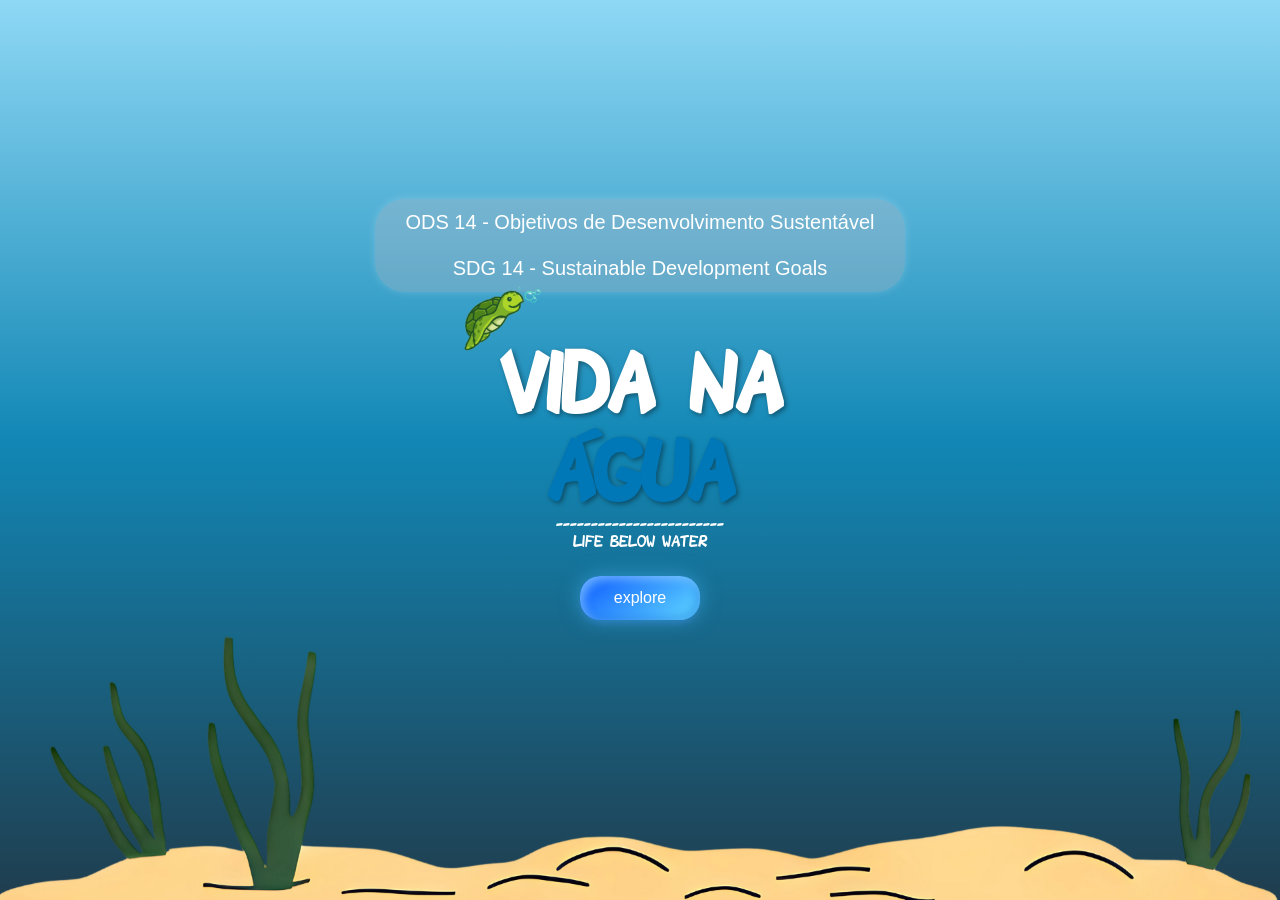
<file: projetoIntregadorV21 (erros de portugues Corrigidos)/index.html>
<!DOCTYPE html>
<html lang="pt-br">
<head>
    <meta charset="UTF-8">
    <meta http-equiv="X-UA-Compatible" content="IE=edge">
    <meta name="viewport" content="width=device-width, initial-scale=1.0">
    <title>ODS 14 - Vida Na Água</title>
    <link rel="stylesheet" href="style-index.css">
    <link rel="shortcut icon" href="img/VIda na águaLOGOa.png" type="image/x-icon">

</head>
<body>

    <div class="inicio">
        <center> <div class="ods14-botao pt-br">
        ODS 14 - Objetivos de Desenvolvimento Sustentável <br><br>
        SDG 14 - Sustainable Development Goals
      </div>
    <h1 id="titulo"> <img id="tartaruga" src="img/gif parado.gif" alt=""><a style="color: #ffff;">VIDA NA</a> <br> <a>Água</a></h1>
    <p id="tituloEn-us">------------------------<br>Life below water</p>
    <button id="explore" class="btn-donate" ><a href="home.html">explore</a></button>
    </div>
<!--
//pra que serve 
//tantos codigos?
//se a vida
//nao e programada
//se as melhores coisas
//nao tem logica
-->
    <img id="areia-fundo" src="img/areia.png" alt="Areia do fundo do oceano">
 <div class="bolhas">
        <span></span>
        <span></span>
        <span></span>
        <span></span>
        <span></span>
        <span></span>
        <span></span>
        <span></span>
    </div>
<script src="monocromatico.js"></script>
</body>
</html>
</file>
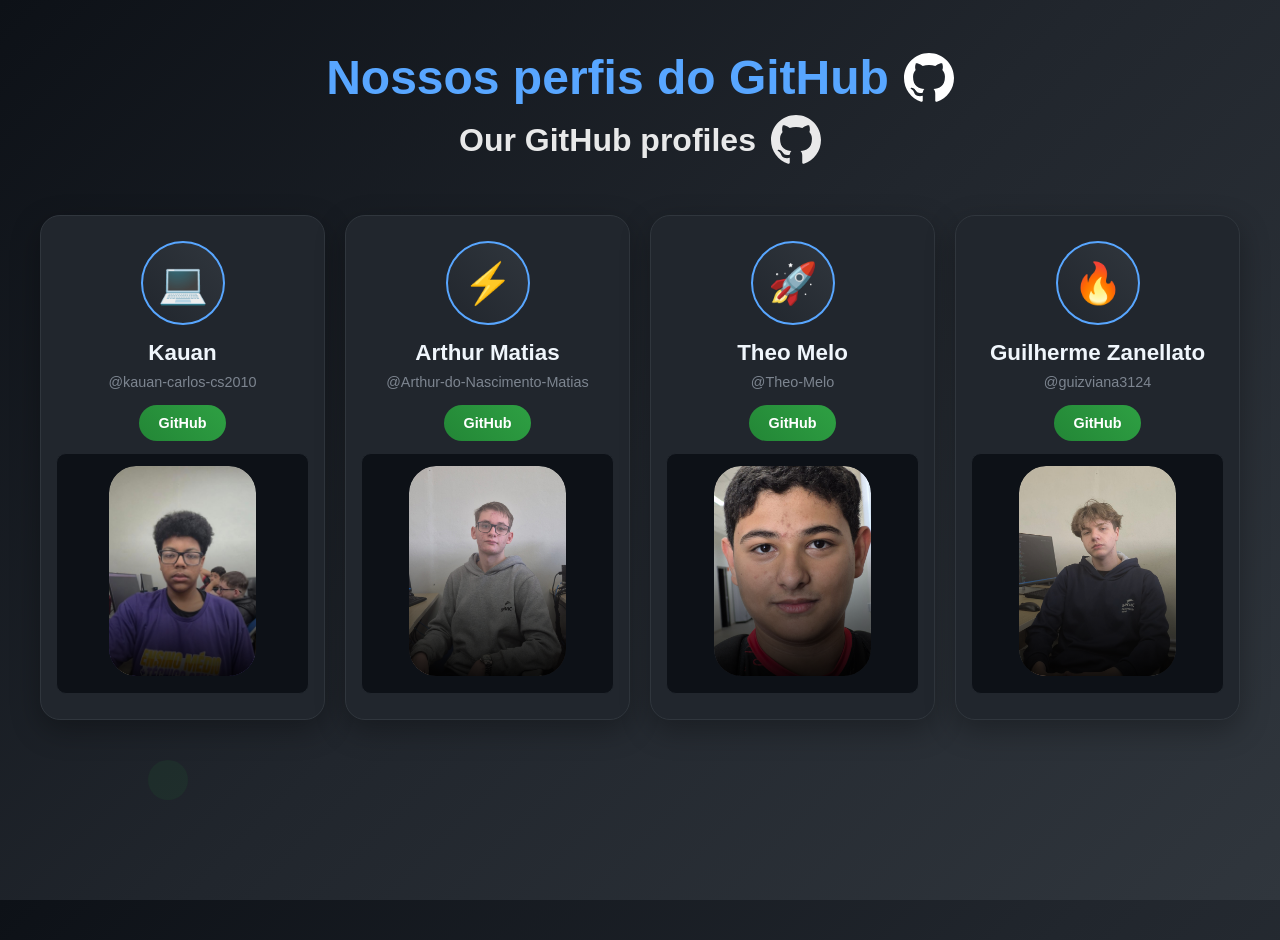
<file: projetoIntregadorV21 (erros de portugues Corrigidos)/contasGitHub.html>
<!DOCTYPE html>
<html lang="pt-br">
<head>
    <meta charset="UTF-8">
    <meta name="viewport" content="width=device-width, initial-scale=1.0">
    <title>Nossos perfis do GitHub</title>
    <link rel="shortcut icon" href="img/VIda na águaLOGOa.png" type="image/x-icon">
    <style>
        body {
            box-sizing: border-box;
            margin: 0;
            padding: 40px 20px;
            font-family: Arial, sans-serif;
            background: linear-gradient(135deg, #0d1117, #21262d, #30363d);
            min-height: 100vh;
            color: white;
            position: relative;
            overflow-x: hidden;
            
        }
        

        .floating-bubbles {
            position: absolute;
            width: 100%;
            height: 100%;
            overflow: hidden;
            z-index: 1;
        }

        .bubble {
            position: absolute;
            background: rgba(33, 136, 56, 0.1);
            border-radius: 50%;
            animation: float 8s ease-in-out infinite;
        }

        .bubble:nth-child(1) {
            width: 40px;
            height: 40px;
            top: 80%;
            left: 10%;
            animation-delay: 0s;
        }

        .bubble:nth-child(2) {
            width: 60px;
            height: 60px;
            top: 60%;
            right: 15%;
            animation-delay: 2s;
        }

        .bubble:nth-child(3) {
            width: 30px;
            height: 30px;
            bottom: 70%;
            left: 80%;
            animation-delay: 4s;
        }

        .bubble:nth-child(4) {
            width: 50px;
            height: 50px;
            top: 30%;
            left: 60%;
            animation-delay: 6s;
        }

        @keyframes float {
            0%, 100% { transform: translateY(0px) rotate(0deg); opacity: 0.7; }
            50% { transform: translateY(-30px) rotate(180deg); opacity: 1; }
        }

        .header {
            text-align: center;
            margin-bottom: 50px;
            position: relative;
            z-index: 2;
        }

        .header h1 {
            font-size: 2.5rem;
            margin: 10px 0;
            display: flex;
            align-items: center;
            justify-content: center;
            gap: 15px;
        }

        .header h1:first-child {
            font-size: 3rem;
            color: #58a6ff;
        }

        .header h1:last-child {
            font-size: 2rem;
            opacity: 0.9;
        }

        #logoGitHub {
            width: 50px;
            height: 50px;
        }

        .programmers-grid {
            display: grid;
            grid-template-columns: repeat(4, 1fr);
            gap: 20px;
            max-width: 1200px;
            margin: 0 auto;
            position: relative;
            z-index: 2;
        }

        .programmer-card {
            background: #21262d;
            border: 1px solid #30363d;
            border-radius: 20px;
            padding: 25px 15px;
            text-align: center;
            box-shadow: 0 10px 30px rgba(0, 0, 0, 0.3);
            transition: transform 0.3s ease;
            position: relative;
            overflow: hidden;
        }

        .programmer-card::before {
            content: '';
            position: absolute;
            top: 0;
            left: -100%;
            width: 100%;
            height: 100%;
            background: linear-gradient(90deg, transparent, rgba(33, 136, 56, 0.3), transparent);
            transition: left 0.8s ease;
        }

        .programmer-card:hover {
            transform: translateY(-10px);
        }

        .programmer-card:hover::before {
            left: 100%;
        }

        .opc {
        position: relative; 
        display: inline-block; 
       }

      .opc::before {
      content: "";
      position: absolute;
      top: 0;
      left: 0;
      width: 100%;
      height: 100%;
      background: linear-gradient(to top, rgba(0, 0, 0, 0.9), transparent 65%);
      border-radius: 3vh; 
      pointer-events: none; 
      transition: background-color 0.3s ease;
    }
    
    .opc {
    overflow: hidden; 
    border-radius: 3vh; 
}

.opc img.fotos {
    display: block;
    width: 100%;
    height: 100%;
    border-radius: 3vh;
    transition: transform 0.5s ease; 
}

.opc:hover img.fotos {
    transform: scale(1.30); 
    
}

        .programmer-avatar {
            width: 80px;
            height: 80px;
            border-radius: 50%;
            background: linear-gradient(45deg, #21262d, #30363d);
            border: 2px solid #58a6ff;
            display: flex;
            align-items: center;
            justify-content: center;
            font-size: 2.5rem;
            color: white;
            margin: 0 auto 15px;
        }

        .programmer-name {
            font-size: 1.4rem;
            font-weight: bold;
            margin-bottom: 8px;
            color: #f0f6fc;
        }

        .programmer-handle {
            font-size: 0.9rem;
            color: #7d8590;
            margin-bottom: 15px;
        }

        .follow-btn {
            background: linear-gradient(45deg, #238636, #2ea043);
            color: white;
            border: none;
            padding: 10px 20px;
            border-radius: 25px;
            font-size: 0.9rem;
            font-weight: bold;
            cursor: pointer;
            text-decoration: none;
            display: inline-block;
            transition: all 0.3s ease;
        }

        .follow-btn:hover {
            transform: translateY(-2px);
            box-shadow: 0 5px 15px rgba(35, 134, 54, 0.4);
        }

        .programmer-info {
            margin-top: 12px;
            background: #0d1117;
            border: 1px solid #21262d;
            padding: 12px;
            border-radius: 10px;
            font-size: 0.75rem;
            color: #8b949e;
            line-height: 1.3;
        }
        

        @media (max-width: 768px) {
            .header h1:first-child {
                font-size: 2rem;
            }

            .header h1:last-child {
                font-size: 1.5rem;
            }

            .programmers-grid {
                grid-template-columns: 1fr;
                gap: 20px;
            }

            .programmer-card {
                padding: 25px;
            }
        }
    </style>
</head>
<body>
    <div class="floating-bubbles">
        <div class="bubble"></div>
        <div class="bubble"></div>
        <div class="bubble"></div>
        <div class="bubble"></div>
    </div>

    <div class="header">
        <h1>Nossos perfis do GitHub <svg id="logoGitHub" viewBox="0 0 24 24" fill="white" xmlns="http://www.w3.org/2000/svg">
            <path d="M12 0c-6.626 0-12 5.373-12 12 0 5.302 3.438 9.8 8.207 11.387.599.111.793-.261.793-.577v-2.234c-3.338.726-4.033-1.416-4.033-1.416-.546-1.387-1.333-1.756-1.333-1.756-1.089-.745.083-.729.083-.729 1.205.084 1.839 1.237 1.839 1.237 1.07 1.834 2.807 1.304 3.492.997.107-.775.418-1.305.762-1.604-2.665-.305-5.467-1.334-5.467-5.931 0-1.311.469-2.381 1.236-3.221-.124-.303-.535-1.524.117-3.176 0 0 1.008-.322 3.301 1.23.957-.266 1.983-.399 3.003-.404 1.02.005 2.047.138 3.006.404 2.291-1.552 3.297-1.23 3.297-1.23.653 1.653.242 2.874.118 3.176.77.84 1.235 1.911 1.235 3.221 0 4.609-2.807 5.624-5.479 5.921.43.372.823 1.102.823 2.222v3.293c0 .319.192.694.801.576 4.765-1.589 8.199-6.086 8.199-11.386 0-6.627-5.373-12-12-12z"/>
        </svg></h1>
        <h1>Our GitHub profiles <svg id="logoGitHub" viewBox="0 0 24 24" fill="white" xmlns="http://www.w3.org/2000/svg">
            <path d="M12 0c-6.626 0-12 5.373-12 12 0 5.302 3.438 9.8 8.207 11.387.599.111.793-.261.793-.577v-2.234c-3.338.726-4.033-1.416-4.033-1.416-.546-1.387-1.333-1.756-1.333-1.756-1.089-.745.083-.729.083-.729 1.205.084 1.839 1.237 1.839 1.237 1.07 1.834 2.807 1.304 3.492.997.107-.775.418-1.305.762-1.604-2.665-.305-5.467-1.334-5.467-5.931 0-1.311.469-2.381 1.236-3.221-.124-.303-.535-1.524.117-3.176 0 0 1.008-.322 3.301 1.23.957-.266 1.983-.399 3.003-.404 1.02.005 2.047.138 3.006.404 2.291-1.552 3.297-1.23 3.297-1.23.653 1.653.242 2.874.118 3.176.77.84 1.235 1.911 1.235 3.221 0 4.609-2.807 5.624-5.479 5.921.43.372.823 1.102.823 2.222v3.293c0 .319.192.694.801.576 4.765-1.589 8.199-6.086 8.199-11.386 0-6.627-5.373-12-12-12z"/>
        </svg></h1>
    </div>

    <div class="programmers-grid">
        <div class="programmer-card">
            <div class="programmer-avatar">💻</div>
            <div class="programmer-name">Kauan</div>
            <div class="programmer-handle">@kauan-carlos-cs2010</div>
            <a href="https://github.com/kauan-carlos-cs2010" target="_blank" rel="noopener noreferrer" class="follow-btn">GitHub</a>
            <div class="programmer-info">
                <div class="opc">
                    <img class="fotos" style="height: 210px; border-radius: 3vh;" src="img/kauan.jpg" alt="">
                </div>
            </div>
        </div>

        <div class="programmer-card">
            <div class="programmer-avatar">⚡</div>
            <div class="programmer-name">Arthur Matias</div>
            <div class="programmer-handle">@Arthur-do-Nascimento-Matias</div>
            <a href="https://github.com/Arthur-do-Nascimento-Matias" target="_blank" rel="noopener noreferrer" class="follow-btn">GitHub</a>
            <div class="programmer-info">
                <div class="opc">
                    <img class="fotos" style="height: 210px; border-radius: 3vh;" src="img/arthur.jpg" alt="">
                </div>
            </div>
        </div>

        <div class="programmer-card">
            <div class="programmer-avatar">🚀</div>
            <div class="programmer-name">Theo Melo</div>
            <div class="programmer-handle">@Theo-Melo</div>
            <a href="https://github.com/Theo-Melo" target="_blank" class="follow-btn">GitHub</a>
            <div class="programmer-info">
                <div class="opc">
                    <img class="fotos" style="height: 210px; border-radius: 3vh;" src="img/theo.jpg" alt="">
                </div>
            </div>
        </div>

        <div class="programmer-card">
            <div class="programmer-avatar">🔥</div>
            <div class="programmer-name">Guilherme Zanellato</div>
            <div class="programmer-handle">@guizviana3124</div>
            <a href="https://github.com/guizviana3124" target="_blank" class="follow-btn">GitHub</a>
            <div class="programmer-info">
                <div class="opc">
                    <img class="fotos" style="height: 210px; border-radius: 3vh;" src="img/jack.jpg" alt="">
                </div>
            </div>
        </div>
    </div>
</body>
</html>
</file>
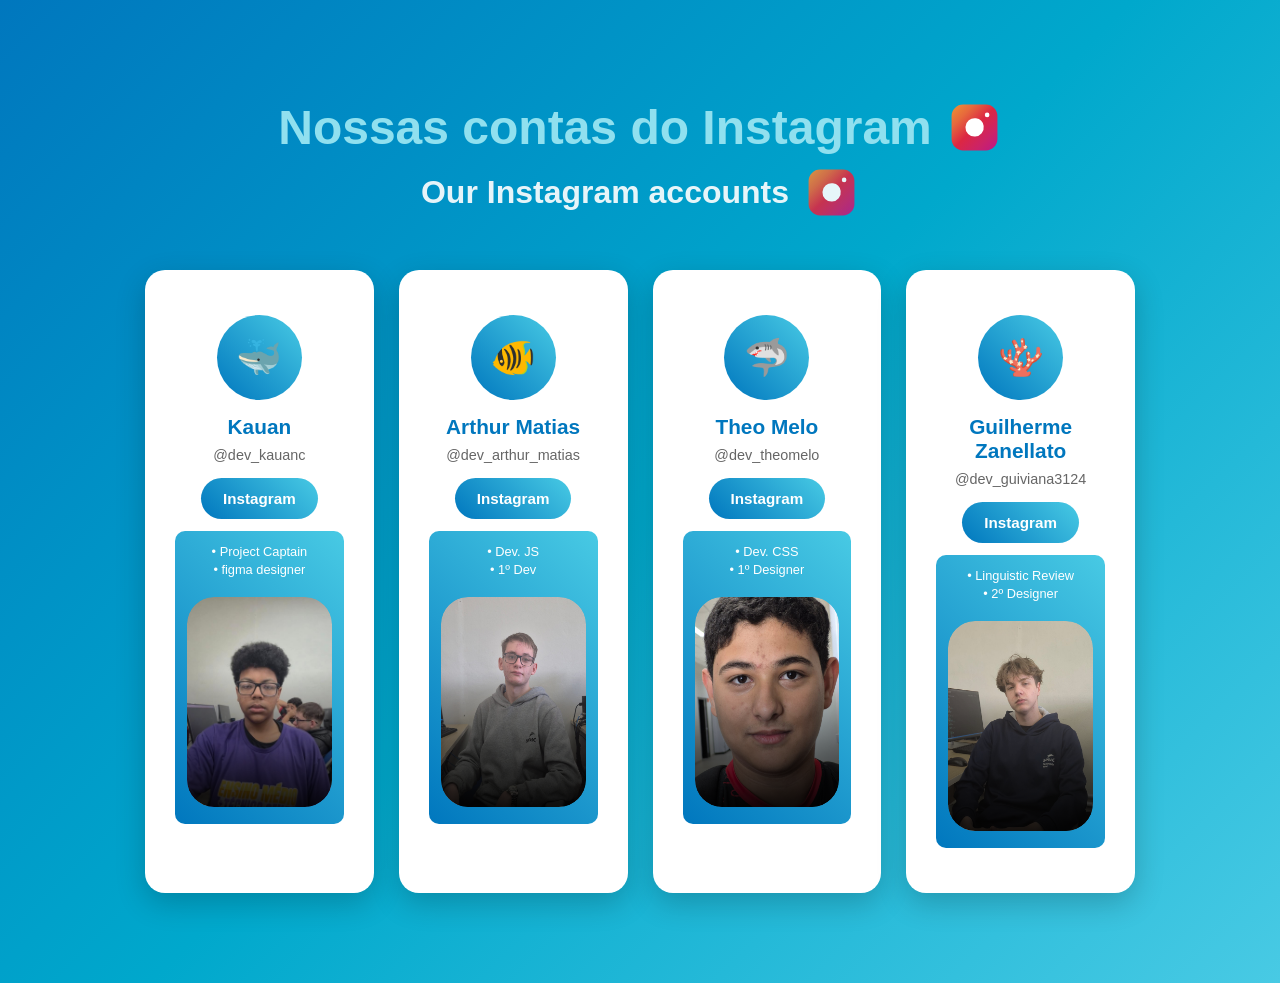
<file: projetoIntregadorV21 (erros de portugues Corrigidos)/contasInstagram.html>
<!DOCTYPE html>
<html lang="pt-br">
<head>
    <meta charset="UTF-8">
    <meta name="viewport" content="width=device-width, initial-scale=1.0">
    <title>Nossas contas do Instagram</title>
    <link rel="shortcut icon" href="img/VIda na águaLOGOa.png" type="image/x-icon">
    <style>
        body {
            box-sizing: border-box;
            margin: 0;
            padding: 40px 20px;
            font-family: Arial, sans-serif;
            background: linear-gradient(135deg, #0077be, #00a8cc, #48cae4);
            min-height: 100vh;
            color: white;
        }

        .header {
            text-align: center;
            margin-bottom: 50px;
        }

        .header h1 {
            font-size: 2.5rem;
            margin: 10px 0;
            display: flex;
            align-items: center;
            justify-content: center;
            gap: 15px;
        }

        .header h1:first-child {
            font-size: 3rem;
            color: #90e0ef;
        }

        .header h1:last-child {
            font-size: 2rem;
            opacity: 0.9;
        }

        #logoInstagram {
            width: 50px;
            height: 50px;
        }

        .programmers-grid {
            display: grid;
            grid-template-columns: repeat(4, 1fr);
            gap: 20px;
            max-width: 1200px;
            margin: 0 auto;
        }

        .programmer-card {
            background: white;
            border-radius: 20px;
            padding: 25px 15px;
            text-align: center;
            box-shadow: 0 10px 30px rgba(0, 0, 0, 0.2);
            transition: transform 0.3s ease;
            padding: 50px;
        }

       .programmer-card {
    position: relative;
    overflow: hidden;
}


.programmer-card::before {
    content: '';
    position: absolute;
    top: 0;
    left: -100%;
    width: 100%;
    height: 100%;
    background: linear-gradient(90deg, transparent, rgba(72, 202, 228, 0.3), transparent);
    transition: left 0.8s ease;
}

.programmer-card:hover::before {
    left: 100%;
}

        .programmer-card:hover {
            transform: translateY(-10px);
        }

        .programmer-avatar {
            width: 80px;
            height: 80px;
            border-radius: 50%;
            background: linear-gradient(45deg, #0077be, #48cae4);
            display: flex;
            align-items: center;
            justify-content: center;
            font-size: 2.5rem;
            color: white;
            margin: 0 auto 15px;
        }

        .opc {
        position: relative; 
        display: inline-block; 
       }

      .opc::before {
      content: "";
      position: absolute;
      top: 0;
      left: 0;
      width: 100%;
      height: 100%;
      background: linear-gradient(to top, rgba(0, 0, 0, 0.9), transparent 65%);
      border-radius: 3vh; 
      pointer-events: none; 
      transition: background-color 0.3s ease;
    }
    
    .opc {
    overflow: hidden; 
    border-radius: 3vh; 
}

.opc img.fotos {
    display: block;
    width: 100%;
    height: 100%;
    border-radius: 3vh;
    transition: transform 0.5s ease; 
}

.opc:hover img.fotos {
    transform: scale(1.30); 
    
}

        .programmer-name {
            font-size: 1.4rem;
            font-weight: bold;
            margin-bottom: 8px;
            color: #0077be;
        }

        .programmer-handle {
            font-size: 0.9rem;
            color: #666;
            margin-bottom: 15px;
        }

        .follow-btn {
            background: linear-gradient(45deg, #0077be, #48cae4);
            color: white;
            border: none;
            padding: 10px 20px;
            border-radius: 25px;
            font-size: 0.9rem;
            font-weight: bold;
            cursor: pointer;
            text-decoration: none;
            display: inline-block;
            transition: all 0.3s ease;
        }

        .follow-btn:hover {
            transform: translateY(-2px);
            box-shadow: 0 5px 15px rgba(0, 119, 190, 0.4);
        }

        .programmer-info {
            margin-top: 12px;
            background: linear-gradient(45deg, #0077be, #48cae4);
            padding: 12px;
            border-radius: 10px;
            font-size: 0.75rem;
            color: #ffff;
            line-height: 1.3;
        }

        @media (max-width: 768px) {
            .header h1:first-child {
                font-size: 2rem;
            }

            .header h1:last-child {
                font-size: 1.5rem;
            }

            .programmers-grid {
                grid-template-columns: 1fr;
                gap: 20px;
            }

            .programmer-card {
                padding: 25px;
            }
        }

@media screen and (max-width: 1720px) {
    body {
        padding: 90px;
    }

    .header h1 {
        font-size: 2.3rem;
    }

    .header h1:first-child {
        font-size: 3rem;
    }

    .header h1:last-child {
        font-size: 2rem;
    }

    #logoInstagram {
        width: 55px;
        height: 55px;
    }

    .programmers-grid {
        grid-template-columns: repeat(4, 1fr);
        gap: 25px;
        max-width: 90%;
        margin: 0 auto;
    }

    .programmer-card {
        padding: 45px 30px;
        border-radius: 20px;
    }

    .programmer-avatar {
        width: 85px;
        height: 85px;
        font-size: 2.3rem;
    }

    .programmer-name {
        font-size: 1.3rem;
    }

    .programmer-handle {
        font-size: 0.9rem;
    }

    .follow-btn {
        padding: 12px 22px;
        font-size: 0.95rem;
    }

    .programmer-info {
        font-size: 0.8rem;
        line-height: 1.4;
    }
}
@media (max-width: 1200px) {
    .programmers-grid {
        grid-template-columns: repeat(3, 1fr);
        gap: 20px;
    }

    .programmer-card {
        padding: 40px 25px;
    }

    .programmer-avatar {
        width: 70px;
        height: 70px;
        font-size: 2.2rem;
    }
}

/* Tablets */
@media (max-width: 992px) {
    .programmers-grid {
        grid-template-columns: repeat(2, 1fr);
        gap: 20px;
    }

    .programmer-card {
        padding: 35px 20px;
    }

    .programmer-avatar {
        width: 65px;
        height: 65px;
        font-size: 2rem;
    }

    .programmer-name {
        font-size: 1.2rem;
    }

    .programmer-info {
        font-size: 0.7rem;
    }
}

/* Celular */
@media (max-width: 768px) {
    .header h1:first-child {
        font-size: 2rem;
    }

    .header h1:last-child {
        font-size: 1.5rem;
    }

    .programmers-grid {
        grid-template-columns: 1fr;
        gap: 20px;
    }

    .programmer-card {
        padding: 25px;
    }

    .programmer-avatar {
        width: 60px;
        height: 60px;
        font-size: 1.8rem;
    }

    .programmer-name {
        font-size: 1.1rem;
    }

    .follow-btn {
        padding: 10px 18px;
        font-size: 0.85rem;
    }
}

/*celular*/
@media (max-width: 480px) {
    body {
        padding: 20px 10px;
    }

    .header h1:first-child {
        font-size: 1.7rem;
    }

    .header h1:last-child {
        font-size: 1.3rem;
    }

    .programmer-card {
        padding: 20px 15px;
    }

    .programmer-avatar {
        width: 55px;
        height: 55px;
        font-size: 1.6rem;
    }

    .programmer-name {
        font-size: 1rem;
    }

    .programmer-info {
        font-size: 0.65rem;
    }

    .follow-btn {
        padding: 8px 16px;
        font-size: 0.8rem;
    }
}

    </style>
</head>
<body>
    <div class="header">
        <h1>Nossas contas do Instagram <svg id="logoInstagram" viewBox="0 0 24 24" fill="none" xmlns="http://www.w3.org/2000/svg">
            <rect x="2" y="2" width="20" height="20" rx="5" ry="5" fill="url(#instagram-gradient)"/>
            <path d="m16 11.37A4 4 0 1 1 12.63 8 4 4 0 0 1 16 11.37z" fill="white"/>
            <line x1="17.5" y1="6.5" x2="17.51" y2="6.5" stroke="white" stroke-width="2" stroke-linecap="round"/>
            <defs>
                <linearGradient id="instagram-gradient" x1="0%" y1="0%" x2="100%" y2="100%">
                    <stop offset="0%" style="stop-color:#f09433"/>
                    <stop offset="25%" style="stop-color:#e6683c"/>
                    <stop offset="50%" style="stop-color:#dc2743"/>
                    <stop offset="75%" style="stop-color:#cc2366"/>
                    <stop offset="100%" style="stop-color:#bc1888"/>
                </linearGradient>
            </defs>
        </svg></h1>
        <h1>Our Instagram accounts <svg id="logoInstagram" viewBox="0 0 24 24" fill="none" xmlns="http://www.w3.org/2000/svg">
            <rect x="2" y="2" width="20" height="20" rx="5" ry="5" fill="url(#instagram-gradient2)"/>
            <path d="m16 11.37A4 4 0 1 1 12.63 8 4 4 0 0 1 16 11.37z" fill="white"/>
            <line x1="17.5" y1="6.5" x2="17.51" y2="6.5" stroke="white" stroke-width="2" stroke-linecap="round"/>
            <defs>
                <linearGradient id="instagram-gradient2" x1="0%" y1="0%" x2="100%" y2="100%">
                    <stop offset="0%" style="stop-color:#f09433"/>
                    <stop offset="25%" style="stop-color:#e6683c"/>
                    <stop offset="50%" style="stop-color:#dc2743"/>
                    <stop offset="75%" style="stop-color:#cc2366"/>
                    <stop offset="100%" style="stop-color:#bc1888"/>
                </linearGradient>
            </defs>
        </svg></h1>
    </div>

    <div class="programmers-grid">
        <div class="programmer-card">
            <div class="programmer-avatar">🐳</div>
            <div class="programmer-name">Kauan</div>
            <div class="programmer-handle">@dev_kauanc</div>
            <a href="https://www.instagram.com/dev_kauanc/" target="_blank" rel="noopener noreferrer" class="follow-btn">Instagram</a>
            <div class="programmer-info">
                &bull; Project Captain
                <br>
                &bull; figma designer
                <br>
        
                <br>
                <div class="opc">
                    <img class="fotos" style="height: 210px; border-radius: 3vh;" src="img/kauan.jpg" alt="">
                </div>
            </div>
        </div>

        <div class="programmer-card">
            <div class="programmer-avatar">🐠</div>
            <div class="programmer-name">Arthur Matias</div>
            <div class="programmer-handle">@dev_arthur_matias</div>
            <a href="https://www.instagram.com/dev_arthur_matias/" target="_blank" rel="noopener noreferrer" class="follow-btn">Instagram</a>
            <div class="programmer-info">
                &bull; Dev. JS
                <br>
                &bull; 1º Dev
                <br>
        
                <br>
                <div class="opc">
                    <img class="fotos" style="height: 210px; border-radius: 3vh;" src="img/arthur.jpg" alt="">
                </div>
            </div>
        </div>

        <div class="programmer-card">
            <div class="programmer-avatar">🦈</div>
            <div class="programmer-name">Theo Melo</div>
            <div class="programmer-handle">@dev_theomelo</div>
            <a href="https://www.instagram.com/dev_theomelo/" target="_blank" rel="noopener noreferrer" class="follow-btn">Instagram</a>
            <div class="programmer-info">
                &bull; Dev. CSS
                <br>
                &bull; 1º Designer
                <br>
        
                <br>
                <div class="opc">
                    <img class="fotos" style="height: 210px; border-radius: 3vh;" src="img/theo.jpg" alt="">
                </div>
            </div>
        </div>

        <div class="programmer-card">
            <div class="programmer-avatar">🪸</div>
            <div class="programmer-name">Guilherme Zanellato</div>
            <div class="programmer-handle">@dev_guiviana3124</div>
            <a href="https://www.instagram.com/dev_guiviana3124?utm_source=qr&igsh=MzV2ZnFjemZvOTNj" target="_blank" rel="noopener noreferrer" class="follow-btn">Instagram</a>
            <div class="programmer-info">
                &bull; Linguistic Review
                <br>
                &bull; 2º Designer
                <br>
        
                <br>
                <div class="opc">
                    <img class="fotos" style="height: 210px; border-radius: 3vh;" src="img/jack.jpg" alt="">
                </div>
            </div>
        </div>
    </div>
</body>
</html>
</file>
<file: projetoIntregadorV21 (erros de portugues Corrigidos)/style-index.css>
@keyframes pulse-default {
    0%, 100% { box-shadow: 0 0 0 0 #023e8a; }
    50% { box-shadow: 0 0 0 15px rgba(34, 197, 94, 0); }
  }
  @keyframes pulse-glow {
    0%, 100% {
      box-shadow: 
        0 0 20px rgba(6, 182, 212, 0.5),
        0 0 0 0 rgba(197, 34, 34, 0.7);
    }
    50% {
      box-shadow: 
        0 0 40px rgba(6, 182, 212, 0.8)
        0 0 0 20px rgba(34, 197, 94, 0);
    }
  }@keyframes ripple {
    to {
      transform: scale(4);
      opacity: 0;
    }
  }
  @font-face{
    font-family: 'SharkParty';
    src: url('fonts/shark\ party.ttf') format('truetype');
  }
body{
  background: #042538;
  background: linear-gradient(0deg, rgba(4, 37, 56, 0.89) 0%, rgba(18, 135, 181, 1) 51%, rgba(114, 206, 242, 0.8) 100%);
  background-repeat: no-repeat;
  background-size: cover;
  background-attachment: fixed;
  height: auto;
  margin: 0;
  padding: 0;
  overflow-x: hidden;
 cursor:url(img/890f2ba64d.webp) auto;
}
h1 {
  font-family: 'SharkParty', sans-serif;
  font-size: 60px;
  color: #0077b6;
  text-shadow: 2px 2px 5px rgba(0,0,0,0.4);
  z-index: 2;
}
a{
  text-decoration: none;
}
.inicio {
  position: relative;
  width: 100%;
  text-align: center;
  overflow: visible; 
  margin-top: 30vw;
}
#titulo {
  margin-top: 20px;
  z-index: 2;
  position: relative;
}
#tituloEn-us {
  font-family: 'SharkParty', sans-serif;
  color: white;
  margin-top: -50px;
}
#explore {
  height: 15vw;
  width: 30vw;
  border-radius: 50px;
  cursor: pointer;  
  padding: 10px;
  margin-bottom: 50px;
  animation: pulse-default 2s infinite;
  background-color: red;
}
#explore a{
  text-decoration: none;
  color: white;
}
#explore:hover{
  filter: brightness(90%);
}
#tartaruga{
  width: 45%;
  position: relative;
  margin-top: -20vw;
  z-index: 5;
  cursor: pointer;
} 
#areia-fundo {
  position: absolute;
  bottom: 0; 
  left: 50%;
  transform: translateX(-50%);
  width: 100%; 
  max-width: 1920px; 
  pointer-events: none; 
  z-index: 1; 
}
.bolhas{
position: fixed;
bottom: 0;
left: 0;
width: 100%;
height: 100%;
overflow: hidden;
z-index: -1;
}
.bolhas span {
  position: absolute;
  bottom: -150px;
  width: 40px;
  height: 40px;
  background: rgba(255, 255, 255, 0.2);
  border-radius: 50%;
  animation: subir 10s infinite;
}
.bolhas span:nth-child(1) {
  left: 10%;
  width: 30px;
  height: 30px;
  animation-duration: 8s;
}
.bolhas span:nth-child(2) {
  left: 25%;
  width: 20px;
  height: 20px;
  animation-duration: 12s;
}

.bolhas span:nth-child(3) {
  left: 40%;
  width: 25px;
  height: 25px;
  animation-duration: 10s;
}

.bolhas span:nth-child(4) {
  left: 55%;
  width: 35px;
  height: 35px;
  animation-duration: 14s;
}

.bolhas span:nth-child(5) {
  left: 70%;
  width: 15px;
  height: 15px;
  animation-duration: 14s;
}

.bolhas span:nth-child(6) {
  left: 85%;
  width: 40px;
  height: 40px;
  animation-duration: 13s;
}

.bolhas span:nth-child(7) {
  left: 50%;
  width: 18px;
  height: 18px;
  animation-duration: 11s;
}

.bolhas span:nth-child(8) {
  left: 90%;
  width: 22px;
  height: 22px;
  animation-duration: 15s;
}
.ods14-botao {
  display: inl#a8aab354;
  background: #b7b9c554; 
  color: rgb(255, 255, 255);
  font-size: 16px;
  padding: 10px 25px;
  border-radius: 30px; 
  box-shadow: 0 0 8px rgba(255,255,255,0.2); 
  font-family: Arial, sans-serif;
  width: 50%;
  margin-top: 5vw;
  margin-bottom: 10vw;
}
@keyframes subir {
  0% {
    transform: translateY(0) scale(1);
    opacity: 0.5;
  }
  50% {
    opacity: 1;
  }
  100% {
    transform: translateY(-110vh) scale(0.7);
    opacity: 0;
  }
}
.btn-donate {
  --clr-font-main: hsla(0 0% 20% / 100);
  --btn-bg-1: hsla(194 100% 69% / 1);
  --btn-bg-2: hsla(217 100% 56% / 1);
  --btn-bg-color: hsla(360 100% 100% / 1);
  --radii: 0.5em;
  cursor: pointer;
  padding: 0.9em 1.4em;
  min-width: 120px;
  min-height: 44px;
  font-size: var(--size, 1rem);
  font-weight: 500;
  transition: 0.8s;
  background-size: 280% auto;
  background-image: linear-gradient(
    325deg,
    var(--btn-bg-2) 0%,
    var(--btn-bg-1) 55%,
    var(--btn-bg-2) 90%
  );
  border: none;
  border-radius: var(--radii);
  color: var(--btn-bg-color);
  box-shadow:
    0px 0px 20px hwb(203 28% 0% / 0.502),
    0px 5px 5px -1px rgba(58, 125, 233, 0.25),
    inset 4px 4px 8px rgba(175, 230, 255, 0.5),
    inset -4px -4px 8px rgba(19, 95, 216, 0.35);
}

.btn-donate:hover {
  background-position: right top;
}

.btn-donate:is(:focus, :focus-visible, :active) {
  outline: none;
  box-shadow:
    0 0 0 3px var(--btn-bg-color),
    0 0 0 6px var(--btn-bg-2);
}

@media screen and (min-width: 1024px) and (max-width: 1400px){
  .inicio {
    text-align: center;
    margin-top: 15vh; 
    position: relative;
  }

  h1 {
    font-size: 70px; 
    line-height: 1.1em;
    margin: 0 auto;
    position: relative;
    z-index: 2;
  }

  .ods14-botao {
    font-size: 20px;
    padding: 12px 25px;
    width: 40vw;
    margin-bottom: 3vh;
  }

  #explore {
    padding: 14px 28px;
    margin-top: 3vh;
  }
  #tartaruga {
    position: absolute;
    top: 50%;   
    left: 50%;  
    transform: translate(-95%, -70%); 
    width: 12%;  
    max-width: 230px;
    min-width: 160px;
    z-index: 1;
  }
}

@media screen and (min-width: 1800px) and (min-height: 900px) {
  h1 {
    font-size: 80px;
  }
  .ods14-botao {
    display: inline-block; 
    width: auto;             
    max-width: 600px;       
    padding: 12px 30px;
    font-size: 20px;
    text-align: center;
  }
#tartaruga {
  width: 80%;
  max-width: 650px;
  display: block;
  margin: 20px auto;
  position: relative;
  z-index: 1; 
}
}
@media screen and (min-width: 1024px) and (min-height: 768px) {
  h1 {
    font-size: 80px;
  }
  .ods14-botao {
    display: inline-block; 
    width: auto;             
    max-width: 600px;       
    padding: 12px 30px;
    font-size: 20px;
    text-align: center;
  }
#tartaruga {
  position: absolute;
  top: 64%;
  left: 50%;
  transform: translate(-115%, -134%) rotate(-10deg); 
  max-width: 220px;
  min-width: 150px;
  z-index: 1;
}
}
@media screen and (min-width: 600px) and (min-height: 800px) {
  h1 {
    font-size: 80px;
  }
  .ods14-botao {
    display: inline-block; 
    width: auto;             
    max-width: 600px;       
    padding: 12px 30px;
    font-size: 20px;
    text-align: center;
  }
#tartaruga {
  position: absolute;
  top: 64%;
  left: 50%;
  transform: translate(-115%, -134%) rotate(-10deg); 
  max-width: 220px;
  min-width: 150px;
  z-index: 1;
}

}

@media screen and (max-width: 599px) {

  h1 {
    font-size: 70px; 
  }

  #tartaruga {
    position: absolute;
    top: 110%;                     
    margin-left: -35%;
    transform: translate(-110%, -120%) rotate(-10deg);
    width: 35%;                   
    max-width: 160px;             
    min-width: 90px;            
    z-index: 1;                  
  }

  .ods14-botao {
    display: inline-block; 
    width: auto;             
    max-width: 280px;        
    padding: 10px 20px;
    font-size: 16px;         
    text-align: center;
  }
}
@media screen and (width: 597px) and (height: 969px){

  h1 {
    font-size: 70px; 
  }

  #tartaruga {
    position: absolute;
    top: 134%;                     
    left: 79.8%;
    transform: translate(-110%, -120%) rotate(-10deg);
    width: 35%;                   
    max-width: 160px;             
    min-width: 90px;            
    z-index: 1;                  
  }

  .ods14-botao {
    display: inline-block; 
    width: auto;             
    max-width: 280px;        
    padding: 10px 20px;
    font-size: 16px;         
    text-align: center;
  }
}
@media screen and (width: 390px) and (height: 844px){

  h1 {
    font-size: 70px; 
  }

  #tartaruga {
    position: absolute;
    top: 150%;                     
    left: 79.8%;
    transform: translate(-110%, -120%) rotate(-10deg);
    width: 35%;                   
    max-width: 160px;             
    min-width: 90px;            
    z-index: 1;                  
  }

  .ods14-botao {
    display: inline-block; 
    width: auto;             
    max-width: 280px;        
    padding: 10px 20px;
    font-size: 16px;         
    text-align: center;
  }
}
@media screen and (max-width: 390px) and (max-height: 844px) {
  h1 {
    font-size: 70px; 
  }

  #tartaruga {
    position: absolute;
    top: 106.4%;                     
    left: 76.2%;
    transform: translate(-110%, -120%) rotate(-10deg);
    width: 40%;                   
    max-width: 160px;             
    min-width: 90px;            
    z-index: 1;                  
  }

  .ods14-botao {
    display: inline-block; 
    width: auto;             
    max-width: 280px;        
    padding: 10px 20px;
    font-size: 16px;         
    text-align: center;
  }
}
@media screen and (max-width: 360px) and (max-height: 780px) {
  

  #tartaruga {
    position: absolute;
    top: 100.4%;                     
    left: 73.2%;
    transform: translate(-110%, -120%) rotate(-10deg);
    width: 40%;                   
    max-width: 160px;             
    min-width: 90px;            
    z-index: 1;                  
  }

  .ods14-botao {
    display: inline-block; 
    width: auto;             
    max-width: 280px;        
    padding: 10px 20px;
    font-size: 16px;         
    text-align: center;
  }
}
@media (min-width: 1100px) and (max-width: 1700px){
#tartaruga{
  margin-top: -3vw;
  margin-left: -4vw;
}
#tituloEn-us{
  margin: 0;
}
#explore {
  height: auto;
  width: auto;
  border-radius: 20px;
  cursor: pointer;  
  padding: 10px;
  margin-bottom: 50px;
  animation: pulse-default 2s infinite;
  background-color: red;
}
#explore a{
  text-decoration: none;
  color: white;
}
}
@media screen and (max-width: 850px) and (min-width: 760px){
  #tartaruga {
    margin-top: 5vw;
  }
  #tituloEn-us{
    font-size: 3vw;
  }
  #explore {
    height: 10vw;
    width: 20vw;
    border-radius: 40px;
    cursor: pointer;  
    padding: 10px;
    animation: pulse-default 2s infinite;
    background-color: red;
  }
  #explore a{
    text-decoration: none;
    color: white;
    font-size: 3vw;
  }
}
</file>
